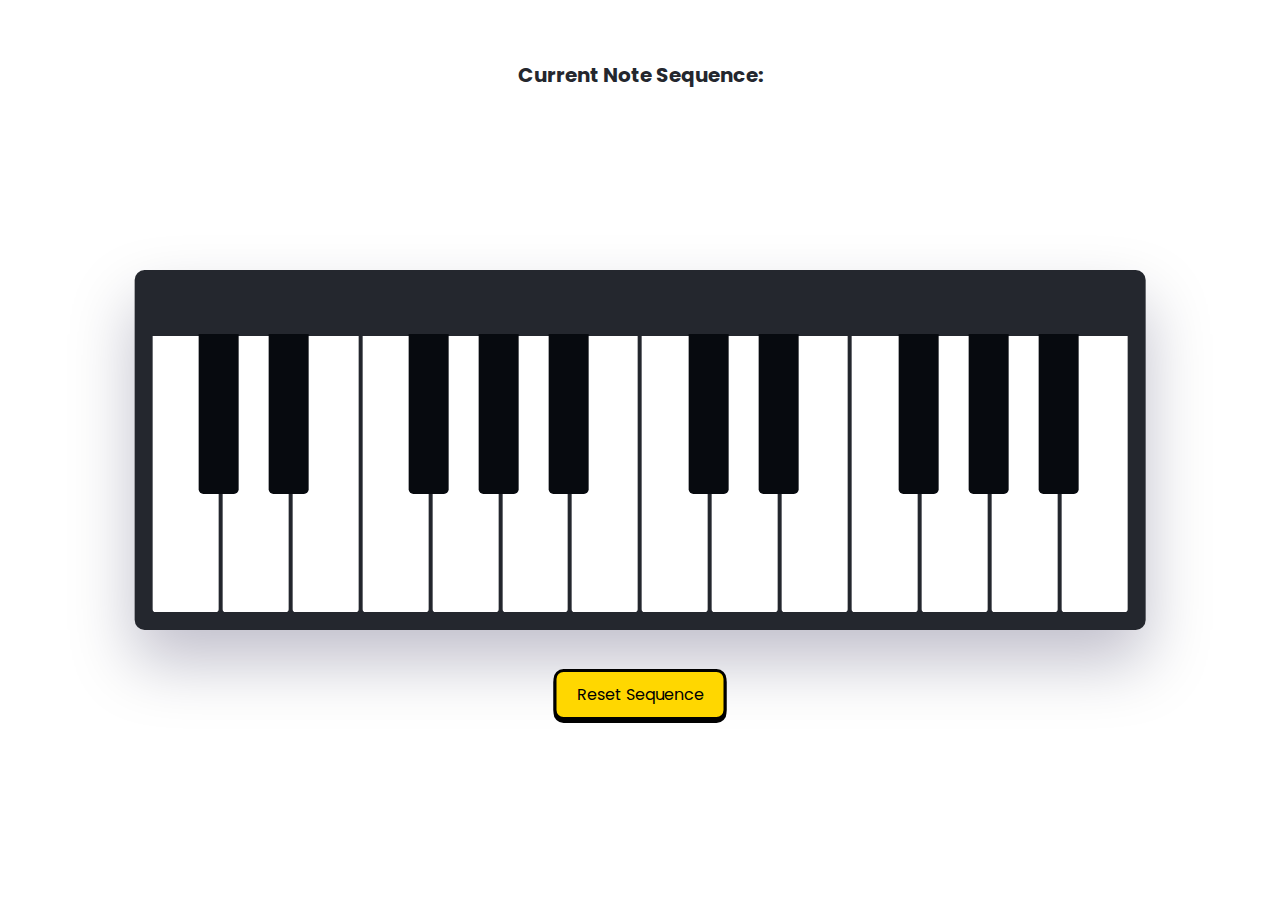
<file: index.html>
<!DOCTYPE html>
<html lang="en">
  <head>
    <meta name="viewport" content="width=device-width, initial-scale=1.0" />
    <title>Dear Belvie - Piano</title>
    <link rel="stylesheet" href="piano.css" />
    <link
      href="https://fonts.googleapis.com/css2?family=Poppins&display=swap"
      rel="stylesheet"
    />
    <link rel="icon" href="data:image/svg+xml,<svg xmlns=%22http://www.w3.org/2000/svg%22 viewBox=%220 0 100 100%22><text y=%22.9em%22 font-size=%2290%22>🎂</text></svg>" />
  </head>
  <body>
    <!-- Add this div for mobile message -->
    <div id="mobile-message">Laptop Only heheng</div>

    <div class="piano-container"></div>
    <div class="button-container">
      <button id="reset-button" class="btn">Reset Sequence</button>
      <!-- Add this Skip button -->
      <button id="skip-button" class="btn" style="display: none;">Skip to Birthday</button>
    </div>
    <div id="sequence-display">
      <b>Current Note Sequence:</b> <br />
      <span id="sequence-values"></span>
    </div>
    <script src="script.js"></script>
  </body>
</html>
</file>
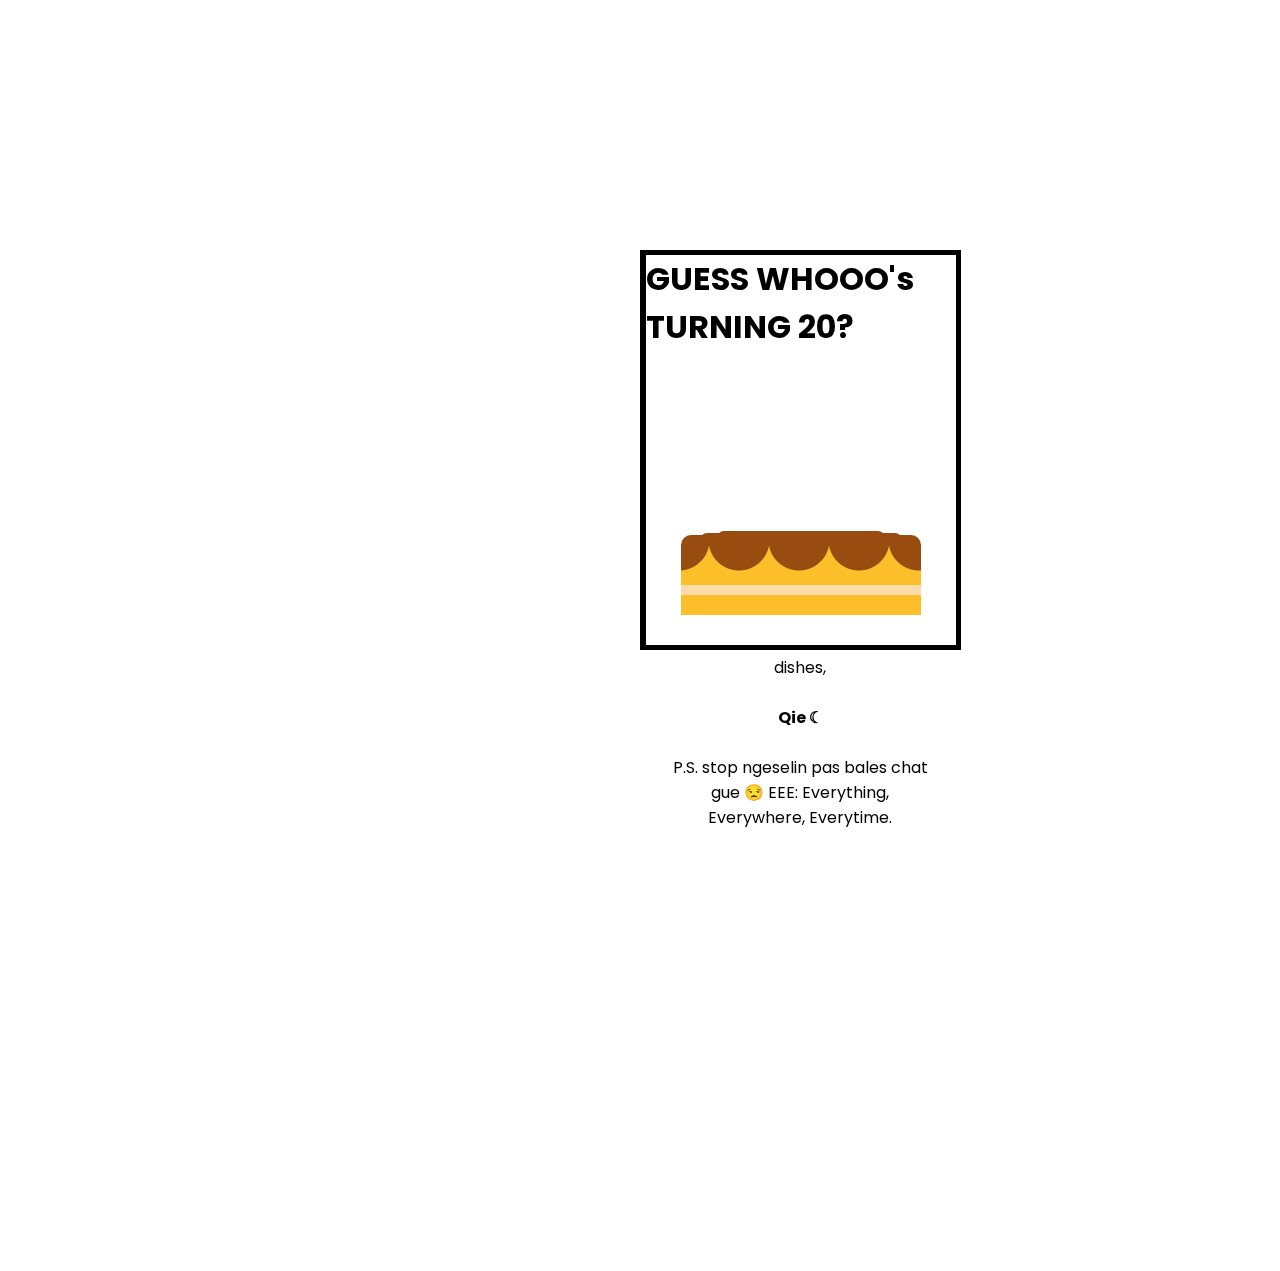
<file: hbd.html>
<!DOCTYPE html>
<html lang="en">
  <head>
    <meta name="viewport" content="width=device-width, initial-scale=1.0" />
    <title>Birthday Card with Cake Animation</title>
    <!-- Google Font-->
    <link
      href="https://fonts.googleapis.com/css2?family=Poppins&display=swap"
      rel="stylesheet"
    />
    <!-- Stylesheet -->
    <link rel="stylesheet" href="hbd.css" />
    <link rel="icon" href="data:image/svg+xml,<svg xmlns=%22http://www.w3.org/2000/svg%22 viewBox=%220 0 100 100%22><text y=%22.9em%22 font-size=%2290%22>🎂</text></svg>" />
  </head>
  <body>
    <div class="card">
      <div class="outside">
        <div class="front">
          <h1>GUESS WHOOO's 
            <br/>TURNING 20?</h1>
          <div class="cake">
            <div class="candle"></div>
            <div class="top-layer"></div>
            <div class="middle-layer"></div>
            <div class="bottom-layer"></div>
          </div>
        </div>
        <div class="back">
          <p>
            I poured my heart into this—no AI, no filters, just pure, unedited feelings WKWK. Trust me, every word is 100% lie-proof, so get seateddd.
            <br/>
            <br/>
            I’d be lying if I said having you around is just sunshine and rainbows. You <i>actually</i> made me cry after ages of being tear-free—because you mean <b>that much</b> to me, you dummy. That’s just how much <b>I love you</b>.
            <br/>
            <br/>
            Thank you for being the most wonderful, sweet, caring, <i>ngeselin</i>, and completely one-of-a-kind person in my life. You've influenced me in so many good ways that I can't help but be endlessly grateful for you.
          </p>
        </div>
      </div>
      <div class="inside">
        <p>
          Now that you’ve leveled up (with gw tahun ini 😌), I hope every dream, wish, and desire in your heart comes true. And more than anything, I hope we get to celebrate <i>countless</i> more birthdays together—until the end of time.
          <br/>
          <br/>
          So, once again, <b>Happy Birthday, baby 🖤</b> May this year bring you more happiness and wash away every bit of sadness.
          <br/>
          <br/>
          With all my love, my (rare) tears, and all of our favorite Nomar’s dishes,
          <br/>
          <br/>
            <b>Qie ☾</b>
          <br/>
          <br/>
          P.S. stop ngeselin pas bales chat gue  😒
          
          EEE: Everything, Everywhere, Everytime.</p>
      </div>
    </div>
  </body>
</html>
</file>
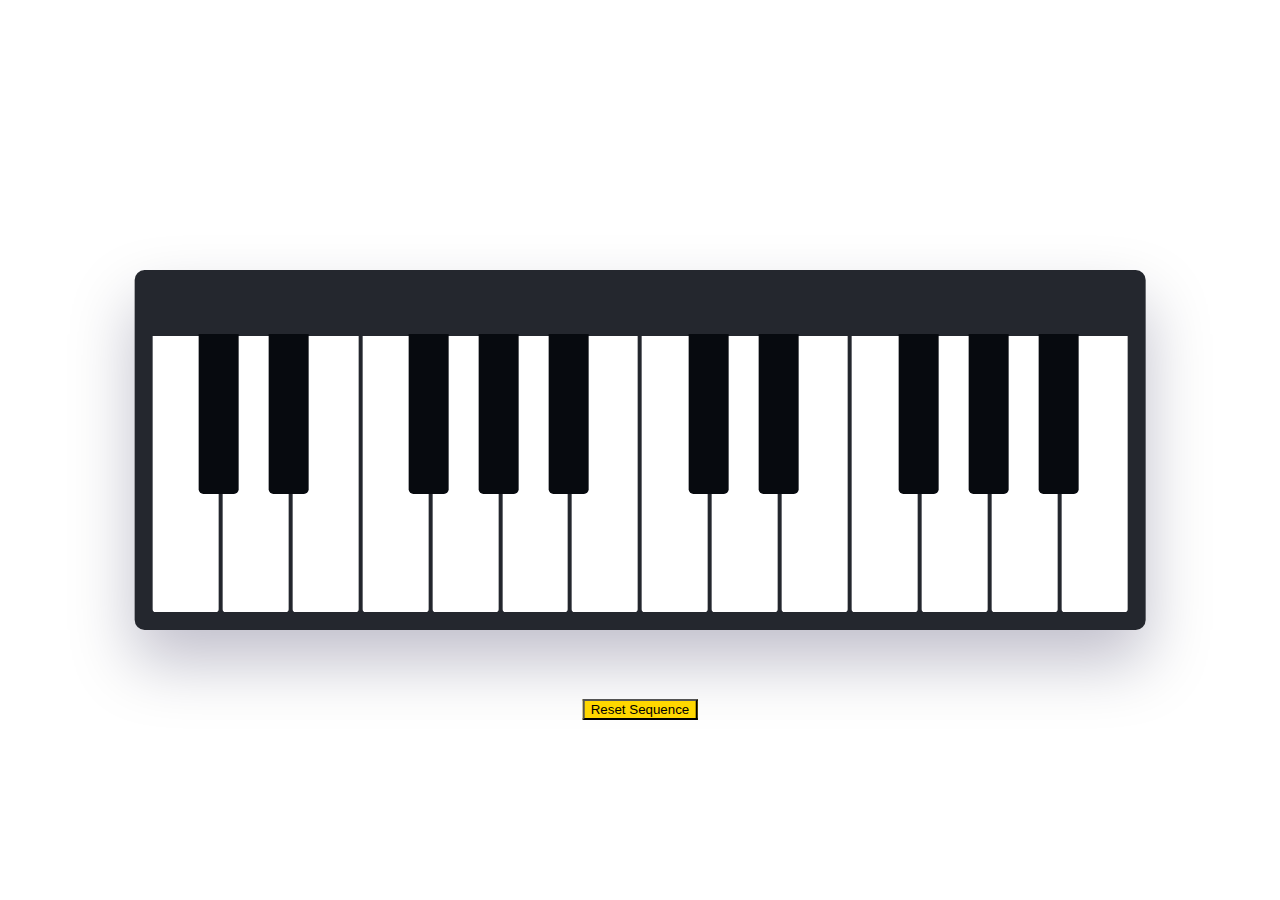
<file: piano.html>
<!DOCTYPE html>
<html lang="en">
  <head>
    <meta name="viewport" content="width=device-width, initial-scale=1.0" />
    <title>Playable Piano</title>
    <link rel="stylesheet" href="piano.css" />
  </head>
  <body>
    <div class="piano-container"></div>
    <button id="reset-button">Reset Sequence</button>
    <script src="script.js"></script>
  </body>
</html>
</file>
<file: piano.css>
* {
    box-sizing: border-box;
    font-family: "Poppins", sans-serif;
  }

body {
    padding: 0;
    margin: 0;
    background-color: #ffffff;
}
.piano-container {
    display: flex;
    position: absolute;
    transform: translate(-50%, -50%);
    left: 50%;
    top: 50%;
    padding: 4em 1em 1em 1em;
    border-radius: 0.62em;
    background-color: #24272e;
    box-shadow: 0 2em 4em rgba(7, 0, 53, 0.25);
}
.white-key {
    width: 4.37em;
    height: 17.5em;
    background-color: #ffffff;
    border-radius: 0 0 0.3em 0.3em;
    border: 2px solid #24272e;
    box-sizing: border-box;
    cursor: pointer;
}
.white-key:hover {
    background-color: #ebebeb;
}
.black-key {
    width: 2.5em;
    height: 10em;
    border-radius: 0 0 0.3em 0.3em;
    box-sizing: border-box;
    position: absolute;
    background-color: #070a0f;
    cursor: pointer;
}
.black-key:hover {
    background-color: #24272e;
}
.black-key:nth-child(1) {
    left: 4em;
}
.black-key:nth-child(2) {
    left: 8.37em;
}
.black-key:nth-child(3) {
    left: 17.12em;
}
.black-key:nth-child(4) {
    left: 21.5em;
}
.black-key:nth-child(5) {
    left: 25.87em;
}
.black-key:nth-child(6) {
    left: 34.62em;
}
.black-key:nth-child(7) {
    left: 39em;
}
.black-key:nth-child(8) {
    left: 47.75em;
}
.black-key:nth-child(9) {
    left: 52.12em;
}
.black-key:nth-child(10) {
    left: 56.5em;
}

@media screen and (max-width: 1000px) {
    .piano-container {
        font-size: 0.7em;
}
}
@media screen and (max-width: 700px) {
    .piano-container {
        font-size: 0.5em;
    }
}
@media screen and (max-width: 500px) {
    .piano-container {
        font-size: 0.3em;
    }
}

.button-container {
    display: flex;
    justify-content: center;
    margin-top: 40px;
}

#reset-button {
    background-color: gold;
    display: flex;
    position: absolute;
    left: 50%;
    bottom: 20%;
    transform: translateX(-50%);
}

#skip-button {
    background-color: rgb(251, 192, 16);
    display: flex;
    position: absolute;
    left: 50%;
    bottom: 12%;
    transform: translateX(-50%);
}

.btn {
    border: 3px solid black;
    margin-top: 20px;
    padding: 10px 20px;
    box-shadow: 0 3px black;
    border-radius: 10px;
    font-size: 16px;
    cursor: pointer;
}

.btn:hover {
    box-shadow: none;
}

#sequence-display {
    margin-top: 20px;
    text-align: center;
    font-size: 20px;
    font-family: Arial, sans-serif;
    color: #24272e;
}

/* Mobile message styles */
#mobile-message {
    display: none; /* Hide by default */
    position: fixed;
    top: 50%;
    left: 50%;
    transform: translate(-50%, -50%);
    font-family: "Poppins", sans-serif;
    font-size: 24px;
    color: #fff;
    background-color: rgba(0, 0, 0, 0.8);
    padding: 20px;
    border-radius: 10px;
    text-align: center;
    z-index: 1000; /* Ensure it appears above other elements */
  }
  
  /* Show the mobile message only on screens with a max width of 768px (typical mobile devices) */
  @media screen and (max-width: 768px) {
    #mobile-message {
      display: block; /* Show the message */
    }
  
    /* Hide other content on mobile */
    .piano-container,
    .button-container,
    #sequence-display {
      display: none;
    }
  }
</file>
<file: hbd.css>
* {
    padding: 0;
    margin: 0;
    box-sizing: border-box;
    font-family: "Poppins", sans-serif;
  }
  body {
    background-color: #fff;
  }
  .card {
    width: 640px;
    height: 400px;
    position: absolute;
    margin: auto;
    left: 0;
    right: 0;
    top: 0;
    bottom: 0;
    -webkit-perspective: 1200px;
    perspective: 1200px;
    transition: 1s;
  }
  .card:hover {
    transform: rotate(-5deg);
  }
  .card:hover .outside {
    transform: rotateY(-130deg);
  }
  .outside,
  .inside {
    height: 100%;
    width: 50%;
    position: absolute;
    left: 50.1%;
  }
  .inside {
    background: linear-gradient(to right, #e7e7e7, #ffffff 30%);
    border: #000000 5px solid;
    padding: 0 20px;
    text-align: center;
    display: flex;
    flex-direction: column;
    justify-content: space-around;
    align-items: center;
    left: 50%;
  }
  .outside {
    -webkit-transform-style: preserve-3d;
    transform-style: preserve-3d;
    z-index: 1;
    transform-origin: left;
    transition: 2s;
    cursor: pointer;
  }
  .front,
  .back {
    height: 100%;
    width: 100%;
    position: absolute;
    -webkit-backface-visibility: hidden;
    backface-visibility: hidden;
    transform: rotateX(0deg);
  }
  .front {
    background-color: #ffffff;
    border: #000000 5px solid;
  }
  .back {
    transform: rotateY(180deg);
    background: linear-gradient(to left, #e7e7e7, #ffffff 30%);
    border: #000000 5px solid;
  }
  .cake {
    width: 100%;
    position: absolute;
    bottom: 30px;
  }
  .top-layer,
  .middle-layer,
  .bottom-layer {
    height: 80px;
    width: 240px;
    background-repeat: repeat;
    background-size: 60px 100px;
    background-position: 28px 0;
    background-image: linear-gradient(
        transparent 50px,
        #fedbab 50px,
        #fedbab 60px,
        transparent 60px
      ),
      radial-gradient(circle at 30px 5px, #994c10 30px, #fcbf29 31px);
    border-radius: 10px 10px 0 0;
    position: relative;
    margin: auto;
  }
  .middle-layer {
    transform: scale(0.85);
    top: 72px;
    animation: rise-1 2s forwards;
  }
  @keyframes rise-1 {
    100% {
      top: 7px;
    }
  }
  .top-layer {
    transform: scale(0.7);
    top: 144px;
    animation: rise-2 2s 2s forwards;
  }
  @keyframes rise-2 {
    100% {
      top: 26px;
    }
  }
  .candle {
    height: 45px;
    width: 15px;
    background: repeating-linear-gradient(
      45deg,
      #fd3018 0,
      #fd3018 5px,
      #ffa89e 5px,
      #ffa89e 10px
    );
    position: absolute;
    margin: auto;
    left: 0;
    right: 0;
    bottom: 0;
    animation: rise-3 1s 4s forwards;
  }
  @keyframes rise-3 {
    100% {
      bottom: 202px;
    }
  }
  .candle:before {
    content: "";
    position: absolute;
    height: 16px;
    width: 16px;
    background-color: #ffa500;
    border-radius: 0 50% 50% 50%;
    bottom: 48px;
    transform: rotate(45deg);
    left: -1px;
  }
  .candle:after {
    content: "";
    position: absolute;
    height: 16px;
    width: 16px;
    background-color: #ffee54;
    border-radius: 0 50% 50% 50%;
    transform: scale(0) rotate(45deg);
    bottom: 50px;
    left: -0.5px;
    animation: flame 1.5s 5s forwards;
  }
  @keyframes flame {
    100% {
      transform: scale(1) rotate(45deg);
    }
  }
  .outside p {
    font-weight: bold;
    font-size: 23px;
    text-transform: uppercase;
    margin-top: 30px;
    text-align: center;
    color: #000046;
  }
  .inside h1 {
    font-size: 120px;
    line-height: 120px;
  }
</file>
